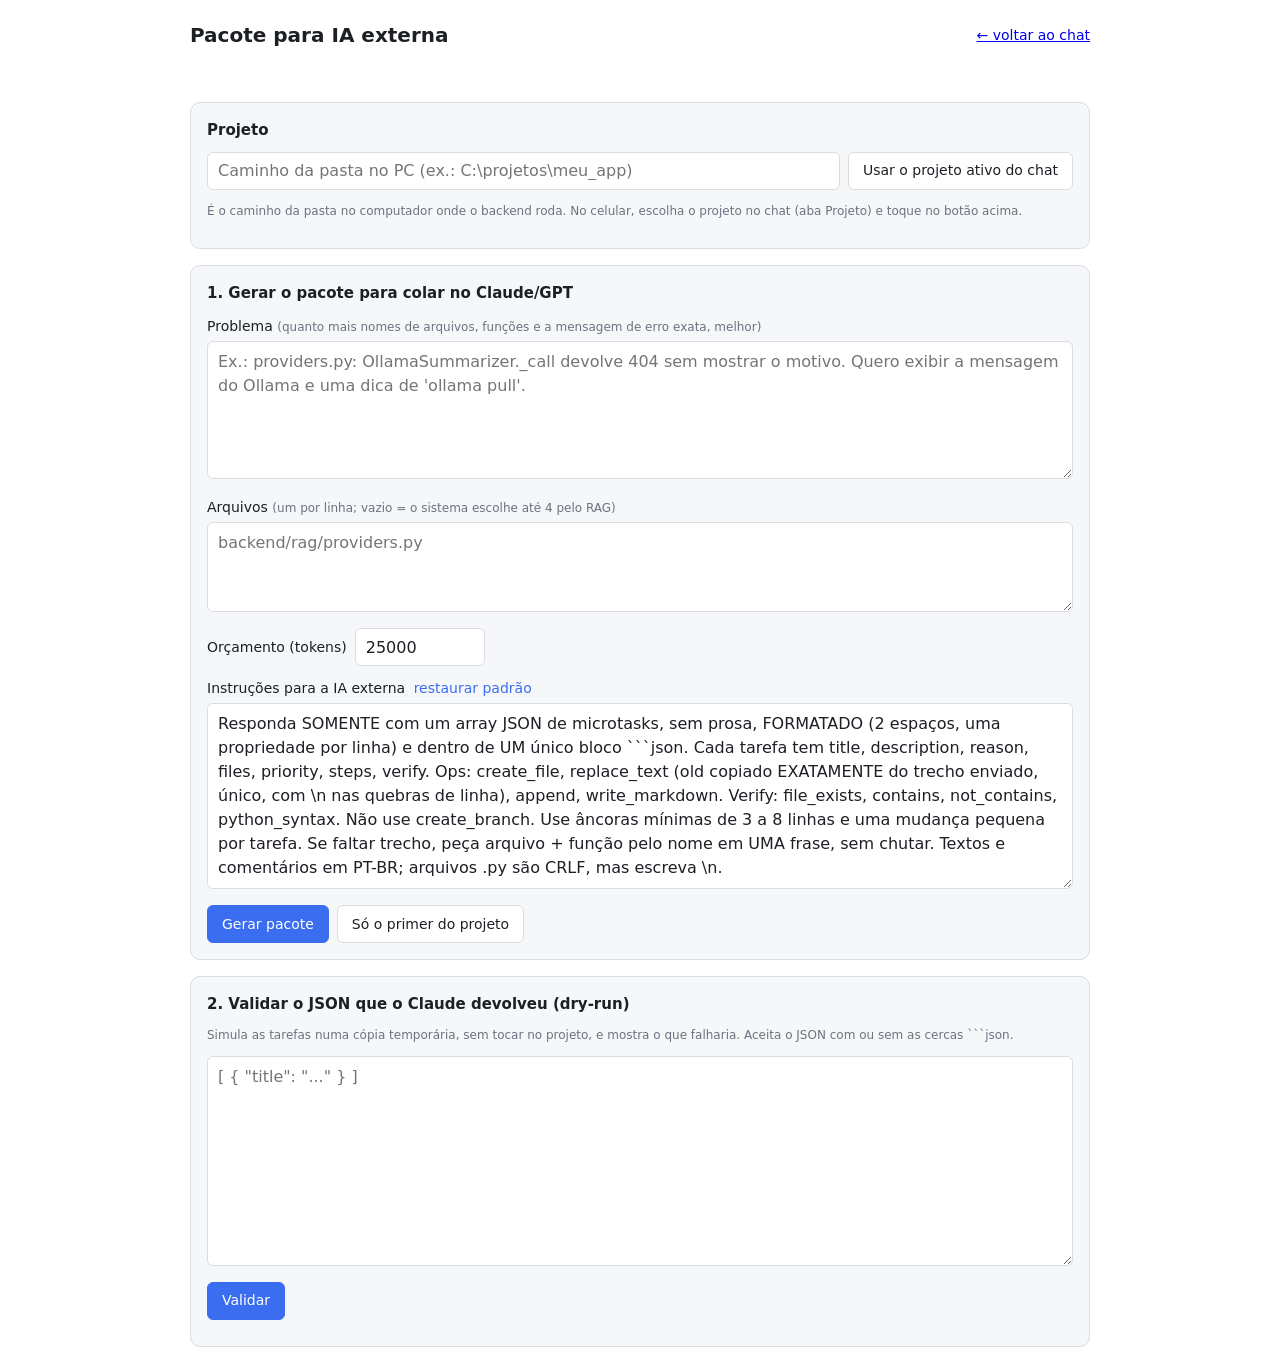
<file: backend/static/pack.html>
<!DOCTYPE html>
<html lang="pt-BR">
<head>
<meta charset="UTF-8" />
<meta name="viewport" content="width=device-width, initial-scale=1" />
<title>Pacote para IA externa</title>
<style>
  :root { --bg:#fff; --card:#f6f7f9; --text:#1c1f24; --muted:#6b7280; --border:#d9dde3; --accent:#3b6df0; --danger:#d64545; --ok:#2e9e5b; --warn:#b7791f; color-scheme: light dark; }
  @media (prefers-color-scheme: dark) { :root { --bg:#14161a; --card:#1d2026; --text:#e6e8ec; --muted:#8b93a1; --border:#2d323b; --accent:#6c93ff; --danger:#ef756c; --ok:#4cc38a; --warn:#e0a84a; } }
  * { box-sizing: border-box; }
  [hidden] { display: none !important; }
  body { margin:0; padding:20px; background:var(--bg); color:var(--text); font:14px/1.5 system-ui, sans-serif; }
  main { max-width: 900px; margin: 0 auto; display:grid; gap:16px; }
  h1 { font-size:20px; margin:0; } h2 { font-size:15px; margin:0 0 10px; }
  .card { background:var(--card); border:1px solid var(--border); border-radius:10px; padding:16px; }
  .row { display:flex; flex-wrap:wrap; gap:8px; align-items:center; margin-top:10px; }
  .row:first-child { margin-top:0; }
  input[type=text], input[type=number], textarea { width:100%; padding:8px 10px; background:var(--bg); color:var(--text); border:1px solid var(--border); border-radius:6px; font:inherit; font-size:16px; }
  input[type=text] { flex:1 1 240px; width:auto; height:38px; }
  input[type=number] { width:130px; height:38px; }
  textarea { resize:vertical; min-height:70px; }
  button { min-height:38px; padding:0 14px; border:1px solid var(--border); border-radius:6px; background:var(--bg); color:var(--text); font:inherit; cursor:pointer; }
  button.primary { background:var(--accent); border-color:var(--accent); color:#fff; }
  button.link { min-height:0; border:none; background:none; color:var(--accent); padding:0 4px; }
  button:disabled { opacity:.5; cursor:not-allowed; }
  .lbl { display:block; margin:12px 0 4px; font-weight:500; }
  .muted { color:var(--muted); font-size:12px; }
  .pill { display:inline-block; padding:1px 8px; margin:2px 2px 2px 0; border-radius:99px; font-size:12px; border:1px solid var(--border); word-break:break-all; }
  .pill.ok { color:var(--ok); } .pill.fail { color:var(--danger); } .pill.blocked { color:var(--warn); }
  .stats { display:grid; gap:6px; margin-top:12px; padding:10px; background:var(--bg); border:1px solid var(--border); border-radius:8px; }
  .bar { height:6px; background:var(--border); border-radius:99px; overflow:hidden; margin-top:4px; }
  .bar > i { display:block; height:100%; background:var(--accent); }
  .warn { color:var(--warn); }
  pre { margin:10px 0 0; padding:10px; background:var(--bg); border:1px solid var(--border); border-radius:6px; overflow:auto; max-height:380px; font-size:12px; white-space:pre-wrap; word-break:break-word; }
  #msg { min-height:20px; } #msg.err { color:var(--danger); }
</style>
</head>
<body>
<main>
  <div class="row"><h1>Pacote para IA externa</h1><a href="/" style="margin-left:auto">← voltar ao chat</a></div>
  <div id="msg" class="muted"></div>

  <section class="card">
    <h2>Projeto</h2>
    <div class="row">
      <input id="path" type="text" placeholder="Caminho da pasta no PC (ex.: C:\projetos\meu_app)" autocomplete="off" />
      <button id="path-active" type="button">Usar o projeto ativo do chat</button>
    </div>
    <p class="muted">É o caminho da pasta no computador onde o backend roda. No celular, escolha o projeto no chat (aba Projeto) e toque no botão acima.</p>
  </section>

  <section class="card">
    <h2>1. Gerar o pacote para colar no Claude/GPT</h2>
    <label class="lbl" for="problem">Problema <span class="muted">(quanto mais nomes de arquivos, funções e a mensagem de erro exata, melhor)</span></label>
    <textarea id="problem" rows="5" placeholder="Ex.: providers.py: OllamaSummarizer._call devolve 404 sem mostrar o motivo. Quero exibir a mensagem do Ollama e uma dica de 'ollama pull'."></textarea>
    <label class="lbl" for="files">Arquivos <span class="muted">(um por linha; vazio = o sistema escolhe até 4 pelo RAG)</span></label>
    <textarea id="files" rows="3" placeholder="backend/rag/providers.py"></textarea>
    <div class="row">
      <label for="budget">Orçamento (tokens)</label>
      <input id="budget" type="number" min="4000" max="120000" step="1000" value="25000" />
    </div>
    <label class="lbl" for="instructions">Instruções para a IA externa <button id="instr-reset" class="link" type="button">restaurar padrão</button></label>
    <textarea id="instructions" rows="7"></textarea>
    <div class="row">
      <button class="primary" id="pack-go" type="button">Gerar pacote</button>
      <button id="primer-go" type="button">Só o primer do projeto</button>
    </div>
    <div id="stats" class="stats" hidden></div>
    <div class="row" id="pack-actions" hidden>
      <button class="primary" id="pack-copy" type="button">Copiar</button>
      <button id="pack-download" type="button">Baixar .md</button>
    </div>
    <pre id="preview" hidden></pre>
  </section>

  <section class="card">
    <h2>2. Validar o JSON que o Claude devolveu (dry-run)</h2>
    <p class="muted" style="margin-top:0">Simula as tarefas numa cópia temporária, sem tocar no projeto, e mostra o que falharia. Aceita o JSON com ou sem as cercas ```json.</p>
    <textarea id="json-in" rows="8" placeholder='[ { "title": "..." } ]'></textarea>
    <div class="row">
      <button class="primary" id="val-go" type="button">Validar</button>
      <button id="val-copy" type="button" hidden>Copiar relatório</button>
    </div>
    <div id="val-sum" class="row"></div>
    <pre id="val-report" hidden></pre>
  </section>
</main>

<script>
const $ = (id) => document.getElementById(id);
const esc = (s) => String(s ?? "").replace(/[&<>"']/g, (c) => ({ "&": "&amp;", "<": "&lt;", ">": "&gt;", '"': "&quot;", "'": "&#39;" }[c]));
const LS = { path: "pack_path", problem: "pack_problem", files: "pack_files", budget: "pack_budget", instr: "pack_instructions" };
const DEFAULT_INSTRUCTIONS =
  "Responda SOMENTE com um array JSON de microtasks, sem prosa, FORMATADO (2 espaços, uma propriedade por linha) e dentro de UM único bloco ```json. Cada tarefa tem title, description, reason, files, priority, steps, verify. " +
  "Ops: create_file, replace_text (old copiado EXATAMENTE do trecho enviado, único, com \\n nas quebras de linha), append, write_markdown. " +
  "Verify: file_exists, contains, not_contains, python_syntax. Não use create_branch. " +
  "Use âncoras mínimas de 3 a 8 linhas e uma mudança pequena por tarefa. " +
  "Se faltar trecho, peça arquivo + função pelo nome em UMA frase, sem chutar. " +
  "Textos e comentários em PT-BR; arquivos .py são CRLF, mas escreva \\n.";
let lastMarkdown = "";
let lastName = "pacote";
let lastReport = "";

function store(key, value) { try { localStorage.setItem(key, value); } catch (e) { /* sem storage */ } }
function load(key, fallback = "") { try { const v = localStorage.getItem(key); return v === null ? fallback : v; } catch (e) { return fallback; } }
function say(text, error = false) { const el = $("msg"); el.textContent = text || ""; el.className = "muted" + (error ? " err" : ""); }
const list = (v) => (Array.isArray(v) ? v : v ? [v] : []);

async function api(url, options = {}) {
  const response = await fetch(url, options);
  const body = await response.json().catch(() => ({}));
  if (!response.ok) {
    const d = body.detail;
    const text = Array.isArray(d) ? d.map((x) => x.msg || JSON.stringify(x)).join("; ") : typeof d === "string" ? d : "";
    throw new Error(text || `Erro ${response.status}`);
  }
  return body;
}

// navigator.clipboard só existe em HTTPS/localhost; pelo IP do Tailscale (HTTP) usamos o plano B.
async function copyText(text) {
  try {
    if (navigator.clipboard && window.isSecureContext) { await navigator.clipboard.writeText(text); return true; }
  } catch (e) { /* cai no plano B */ }
  const area = document.createElement("textarea");
  area.value = text;
  area.style.cssText = "position:fixed;top:0;left:0;opacity:0;";
  document.body.appendChild(area);
  area.focus();
  area.select();
  try { area.setSelectionRange(0, text.length); } catch (e) { /* ignora */ }
  let ok = false;
  try { ok = document.execCommand("copy"); } catch (e) { ok = false; }
  area.remove();
  return ok;
}

async function copyWithFeedback(button, text) {
  const old = button.dataset.label || button.textContent;
  button.dataset.label = old;
  const ok = await copyText(text);
  button.textContent = ok ? "Copiado ✓" : "Não consegui copiar";
  setTimeout(() => { button.textContent = old; }, 1600);
}

function saveFields() {
  store(LS.path, $("path").value.trim());
  store(LS.problem, $("problem").value);
  store(LS.files, $("files").value);
  store(LS.budget, $("budget").value);
  store(LS.instr, $("instructions").value);
}

function showPack(r, budget, name) {
  lastMarkdown = String(r.markdown || "");
  lastName = name;
  const tokens = r.est_tokens ?? Math.ceil(lastMarkdown.length / 3);
  const limit = r.budget_tokens ?? budget;
  const pct = Math.min(100, Math.round((100 * tokens) / (limit || 1)));
  const files = list(r.files);
  const auto = list(r.auto_files);
  const omitted = list(r.omitted);
  const masked = Array.isArray(r.masked) ? r.masked.length : Number(r.masked) || 0;
  let html = `<div><b>~${tokens.toLocaleString("pt-BR")}</b> tokens de ${Number(limit).toLocaleString("pt-BR")}<div class="bar"><i style="width:${pct}%"></i></div></div>`;
  if (files.length) html += `<div>Arquivos no pacote: ${files.map((f) => `<span class="pill">${esc(f)}</span>`).join(" ")}</div>`;
  if (auto.length) html += `<div class="muted">Escolhidos automaticamente: ${esc(auto.join(", "))}</div>`;
  if (omitted.length) html += `<details><summary>${omitted.length} item(ns) fora do pacote</summary><div class="muted">${omitted.map(esc).join("<br>")}</div></details>`;
  if (masked) html += `<div class="muted">🔒 ${masked} segredo(s) mascarado(s)</div>`;
  if (r.warning) html += `<div class="warn">⚠️ ${esc(r.warning)}</div>`;
  $("stats").innerHTML = html;
  $("stats").hidden = false;
  $("pack-actions").hidden = false;
  $("preview").textContent = lastMarkdown;
  $("preview").hidden = false;
}

function setBusy(busy) { ["pack-go", "primer-go", "val-go"].forEach((id) => { $(id).disabled = busy; }); }

function readProject() {
  const path = $("path").value.trim();
  if (!path) { say("Informe o caminho do projeto.", true); return null; }
  return path;
}

$("path-active").onclick = () => {
  const active = load("assistant_workspace_active");
  if (!active) return say("Nenhum projeto ativo no chat. Escolha um na aba Projeto.", true);
  $("path").value = active;
  saveFields();
  say("Projeto ativo aplicado.");
};

$("instr-reset").onclick = () => { $("instructions").value = DEFAULT_INSTRUCTIONS; saveFields(); };

$("pack-go").onclick = async () => {
  const path = readProject();
  if (!path) return;
  const problem = $("problem").value.trim();
  if (!problem) return say("Descreva o problema.", true);
  saveFields();
  const files = $("files").value.split("\n").map((s) => s.trim().replace(/\\/g, "/")).filter(Boolean);
  const budget = Math.min(120000, Math.max(4000, parseInt($("budget").value, 10) || 25000));
  const body = { path, problem, budget_tokens: budget, instructions: $("instructions").value.trim() || null };
  if (files.length) body.files = files;
  setBusy(true);
  say("Montando o pacote…");
  try {
    const r = await api("/api/handoff/pack", { method: "POST", headers: { "Content-Type": "application/json" }, body: JSON.stringify(body) });
    showPack(r, budget, "pacote");
    say("Pacote pronto. Copie e cole no chat da IA externa.");
  } catch (error) { say(error.message, true); }
  finally { setBusy(false); }
};

$("primer-go").onclick = async () => {
  const path = readProject();
  if (!path) return;
  saveFields();
  setBusy(true);
  say("Gerando o primer…");
  try {
    const r = await api(`/api/handoff/primer?path=${encodeURIComponent(path)}&max_tokens=2500`);
    showPack(r, 2500, "primer");
    say("Primer pronto: cole na 1ª mensagem de um chat novo.");
  } catch (error) { say(error.message, true); }
  finally { setBusy(false); }
};

$("pack-copy").onclick = (event) => copyWithFeedback(event.currentTarget, lastMarkdown);

$("pack-download").onclick = () => {
  const blob = new Blob([lastMarkdown], { type: "text/markdown;charset=utf-8" });
  const link = document.createElement("a");
  link.href = URL.createObjectURL(blob);
  link.download = `${lastName}_${Date.now()}.md`;
  document.body.appendChild(link);
  link.click();
  link.remove();
  setTimeout(() => URL.revokeObjectURL(link.href), 2000);
};

function parseTasks(raw) {
  let text = String(raw || "").trim();
  const fence = text.match(/```(?:json)?\s*([\s\S]*?)```/i);
  if (fence) text = fence[1].trim();
  const firstArray = text.indexOf("[");
  const firstObject = text.indexOf("{");
  let data;
  if (firstArray !== -1 && (firstObject === -1 || firstArray < firstObject)) {
    data = JSON.parse(text.slice(firstArray, text.lastIndexOf("]") + 1));
  } else if (firstObject !== -1) {
    data = JSON.parse(text.slice(firstObject, text.lastIndexOf("}") + 1));
  } else {
    throw new Error("Não encontrei JSON: o texto deve começar com [ .");
  }
  return (Array.isArray(data) ? data : [data]).filter((t) => t && typeof t === "object");
}

$("val-go").onclick = async () => {
  const path = readProject();
  if (!path) return;
  let tasks;
  try { tasks = parseTasks($("json-in").value); }
  catch (error) { return say("JSON inválido: " + error.message, true); }
  if (!tasks.length) return say("O JSON não tem nenhuma tarefa.", true);
  saveFields();
  setBusy(true);
  say("Validando em uma cópia temporária…");
  try {
    const r = await api("/api/handoff/dryrun", { method: "POST", headers: { "Content-Type": "application/json" }, body: JSON.stringify({ path, tasks }) });
    const s = r.summary || {};
    $("val-sum").innerHTML =
      `<span class="pill ok">✓ ${s.ok ?? 0} ok</span><span class="pill fail">✗ ${s.failed ?? 0} falhou</span><span class="pill blocked">⏸ ${s.blocked ?? 0} bloqueada(s)</span>`;
    lastReport = String(r.report || "");
    $("val-report").textContent = lastReport || "(sem relatório)";
    $("val-report").hidden = false;
    $("val-copy").hidden = !lastReport;
    say(r.ok ? "Tudo certo: pode colar em Importar JSON no painel de tarefas." : "Há problemas. Copie o relatório e mande só ele para a IA que gerou o JSON.", !r.ok);
  } catch (error) { say(error.message, true); }
  finally { setBusy(false); }
};

$("val-copy").onclick = (event) => copyWithFeedback(event.currentTarget, lastReport);

(function init() {
  $("path").value = load(LS.path) || load("assistant_workspace_active");
  $("problem").value = load(LS.problem);
  $("files").value = load(LS.files);
  $("budget").value = load(LS.budget, "25000");
  $("instructions").value = load(LS.instr) || DEFAULT_INSTRUCTIONS;
})();
</script>
</body>
</html>
</file>
